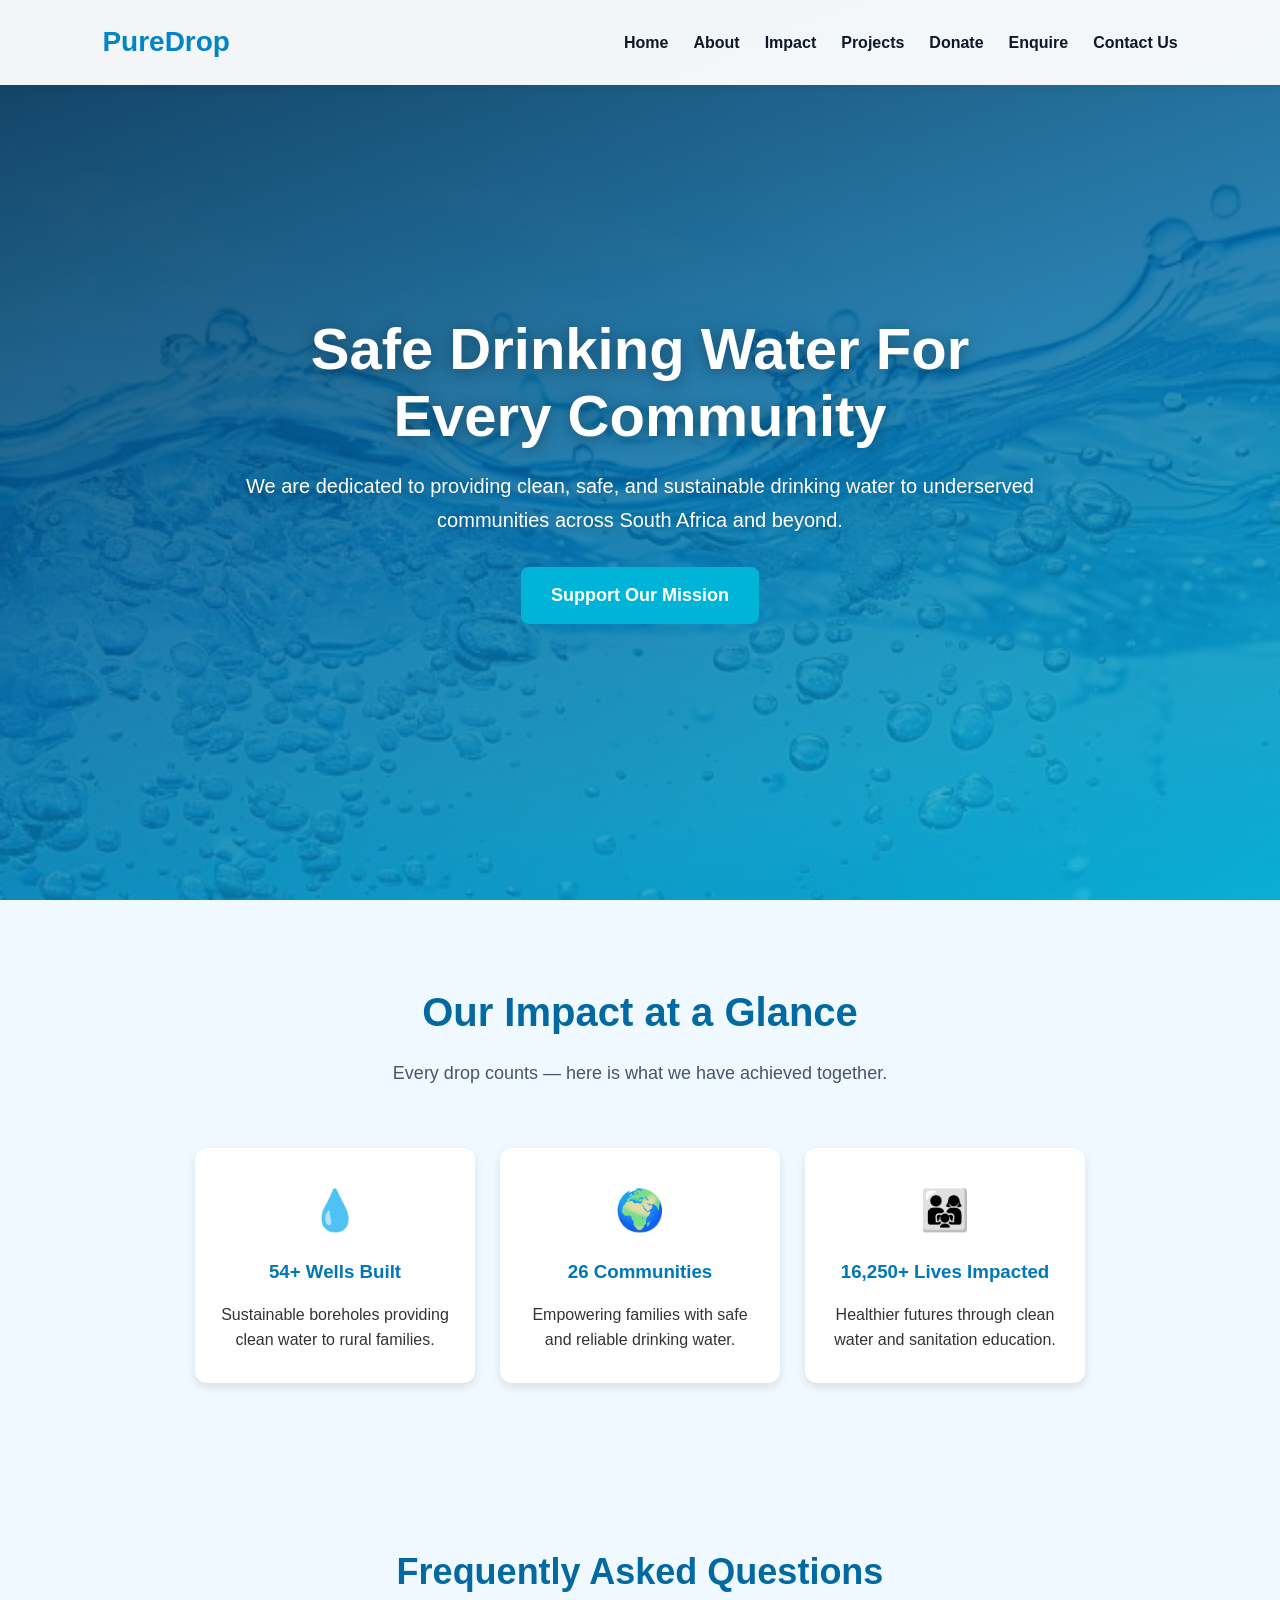
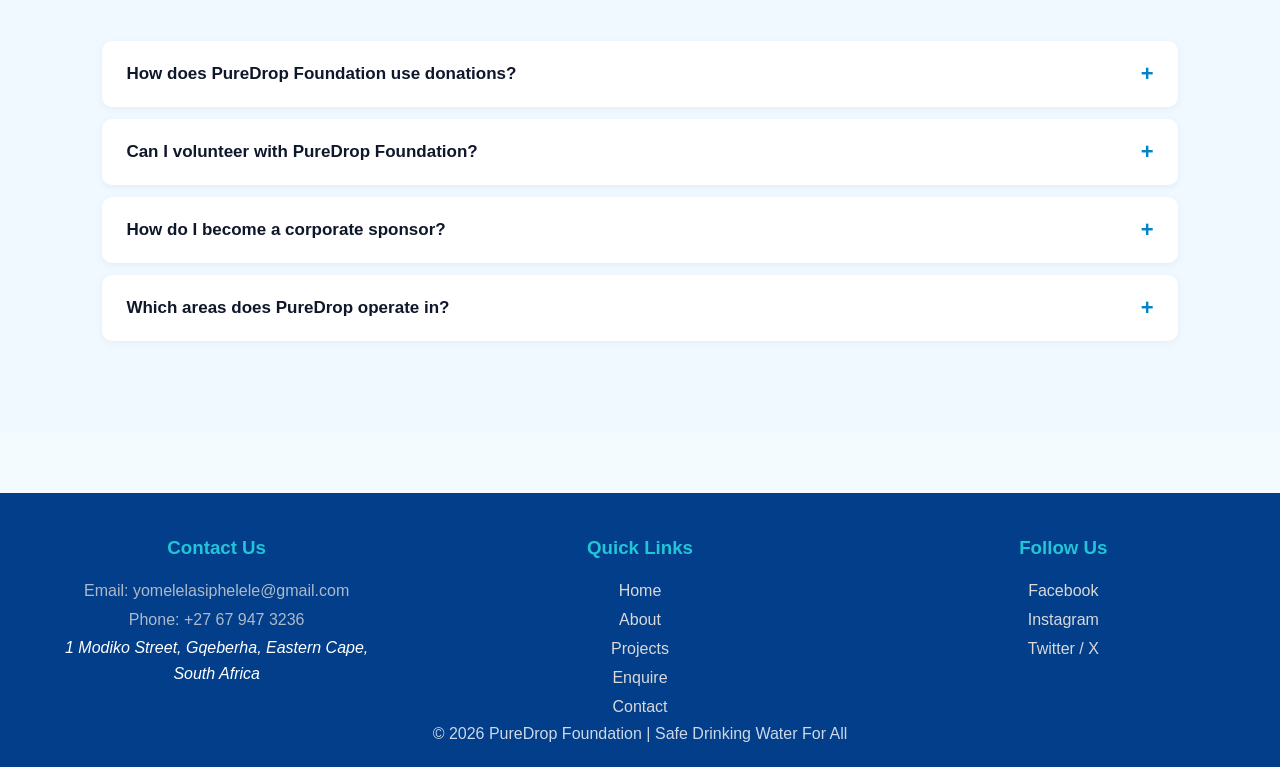
<file: puredrop_fixed/index.html>
<!DOCTYPE html>
<html lang="en">
<head>
  <meta charset="UTF-8" />
  <meta name="viewport" content="width=device-width, initial-scale=1.0"/>

  <!-- SEO: Title & Meta Description -->
  <title>PureDrop Foundation | Clean &amp; Safe Drinking Water for Communities</title>
  <meta name="description" content="PureDrop Foundation delivers clean, safe, and sustainable drinking water to underserved communities across South Africa. Donate, volunteer, or sponsor a project today.">
  <meta name="keywords" content="clean water, safe drinking water, South Africa, PureDrop Foundation, water charity, donate water, borehole installation, community water">
  <meta name="author" content="PureDrop Foundation">
  <meta name="robots" content="index, follow">

  <!-- Open Graph -->
  <meta property="og:title" content="PureDrop Foundation | Safe Drinking Water for Every Community">
  <meta property="og:description" content="Join PureDrop Foundation in providing sustainable water access to communities in need.">
  <meta property="og:type" content="website">
  <meta property="og:url" content="https://puredrop.org/Home.html">

  <!-- Canonical URL -->
  <link rel="canonical" href="https://puredrop.org/Home.html">

  <!-- CSS -->
  <link rel="stylesheet" href="./css/style.css">
</head>

<body>

  <!-- NAVIGATION -->
  <nav aria-label="Main navigation">
    <a href="Home.html" class="logo" aria-label="PureDrop Home">PureDrop</a>
    <ul>
      <li><a href="Home.html" aria-current="page">Home</a></li>
      <li><a href="About.html">About</a></li>
      <li><a href="Impact.html">Impact</a></li>
      <li><a href="Project.html">Projects</a></li>
      <li><a href="Donate.html">Donate</a></li>
      <li><a href="enquiry.html">Enquire</a></li>
      <li><a href="ContactUs.html">Contact Us</a></li>
    </ul>
  </nav>

  <!-- HERO -->
  <section class="hero" aria-label="Hero banner">
    <div class="hero-content">
      <h1>Safe Drinking Water For Every Community</h1>
      <p>
        We are dedicated to providing clean, safe, and sustainable drinking
        water to underserved communities across South Africa and beyond.
      </p>
      <a href="Donate.html" class="btn">Support Our Mission</a>
    </div>
  </section>

  <main>

    <!-- QUICK STATS -->
    <section aria-label="Impact statistics" style="padding:80px 8%;text-align:center;background:#f0f9ff;">
      <div class="section-title">
        <h2>Our Impact at a Glance</h2>
        <p>Every drop counts — here is what we have achieved together.</p>
      </div>
      <div class="cards">
        <div class="card">
          <div class="icon">💧</div>
          <h3><span data-count="120" data-suffix="+">0+</span> Wells Built</h3>
          <p>Sustainable boreholes providing clean water to rural families.</p>
        </div>
        <div class="card">
          <div class="icon">🌍</div>
          <h3><span data-count="35">0</span> Communities</h3>
          <p>Empowering families with safe and reliable drinking water.</p>
        </div>
        <div class="card">
          <div class="icon">👨‍👩‍👧</div>
          <h3><span data-count="50000" data-suffix="+">0+</span> Lives Impacted</h3>
          <p>Healthier futures through clean water and sanitation education.</p>
        </div>
      </div>
    </section>

    <!-- FAQ ACCORDION -->
    <section class="faq-section" aria-label="Frequently asked questions">
      <h2>Frequently Asked Questions</h2>

      <div class="faq-item">
        <button class="faq-question">How does PureDrop Foundation use donations?</button>
        <div class="faq-answer">
          <p>Every rand donated goes directly to water projects. Funds cover borehole installation, water tank procurement, community workshops, and volunteer coordination. We publish annual impact reports for full transparency.</p>
        </div>
      </div>

      <div class="faq-item">
        <button class="faq-question">Can I volunteer with PureDrop Foundation?</button>
        <div class="faq-answer">
          <p>Yes! We welcome volunteers for on-the-ground project work, educational workshops, and digital support roles. Visit our <a href="enquiry.html">Enquiry page</a> to register your interest.</p>
        </div>
      </div>

      <div class="faq-item">
        <button class="faq-question">How do I become a corporate sponsor?</button>
        <div class="faq-answer">
          <p>Corporate sponsorships start from R50 000 per year and include branding on project sites, co-branded reports, and a dedicated impact update. Use our <a href="enquiry.html">Enquiry form</a> to start the conversation.</p>
        </div>
      </div>

      <div class="faq-item">
        <button class="faq-question">Which areas does PureDrop operate in?</button>
        <div class="faq-answer">
          <p>We currently work across the Eastern Cape, Northern Cape, KwaZulu-Natal, and Limpopo. We are expanding to other provinces — see our <a href="Project.html">Projects</a> page for a full map.</p>
        </div>
      </div>

    </section>

  </main>

  <!-- FOOTER -->
  <footer class="footer">
    <div class="footer-container">
      <div class="footer-section">
        <h3>Contact Us</h3>
        <p>Email: <a href="mailto:info@puredrop.com">yomelelasiphelele@gmail.com</a></p>
        <p>Phone: <a href="tel:+27679473236">+27 67 947 3236</a></p>
        <address>1 Modiko Street, Gqeberha, Eastern Cape,<br>South Africa</address>
      </div>
      <div class="footer-section">
        <h3>Quick Links</h3>
        <ul>
          <li><a href="Home.html">Home</a></li>
          <li><a href="About.html">About</a></li>
          <li><a href="Project.html">Projects</a></li>
          <li><a href="enquiry.html">Enquire</a></li>
          <li><a href="ContactUs.html">Contact</a></li>
        </ul>
      </div>
      <div class="footer-section">
        <h3>Follow Us</h3>
        <a href="https://facebook.com" target="_blank" rel="noopener">Facebook</a><br>
        <a href="https://instagram.com" target="_blank" rel="noopener">Instagram</a><br>
        <a href="https://x.com" target="_blank" rel="noopener">Twitter / X</a>
      </div>
    </div>
    <p>© 2026 PureDrop Foundation | Safe Drinking Water For All</p>
  </footer>

  <!-- JS -->
  <script src="./js/main.js"></script>

</body>
</html>
</file>
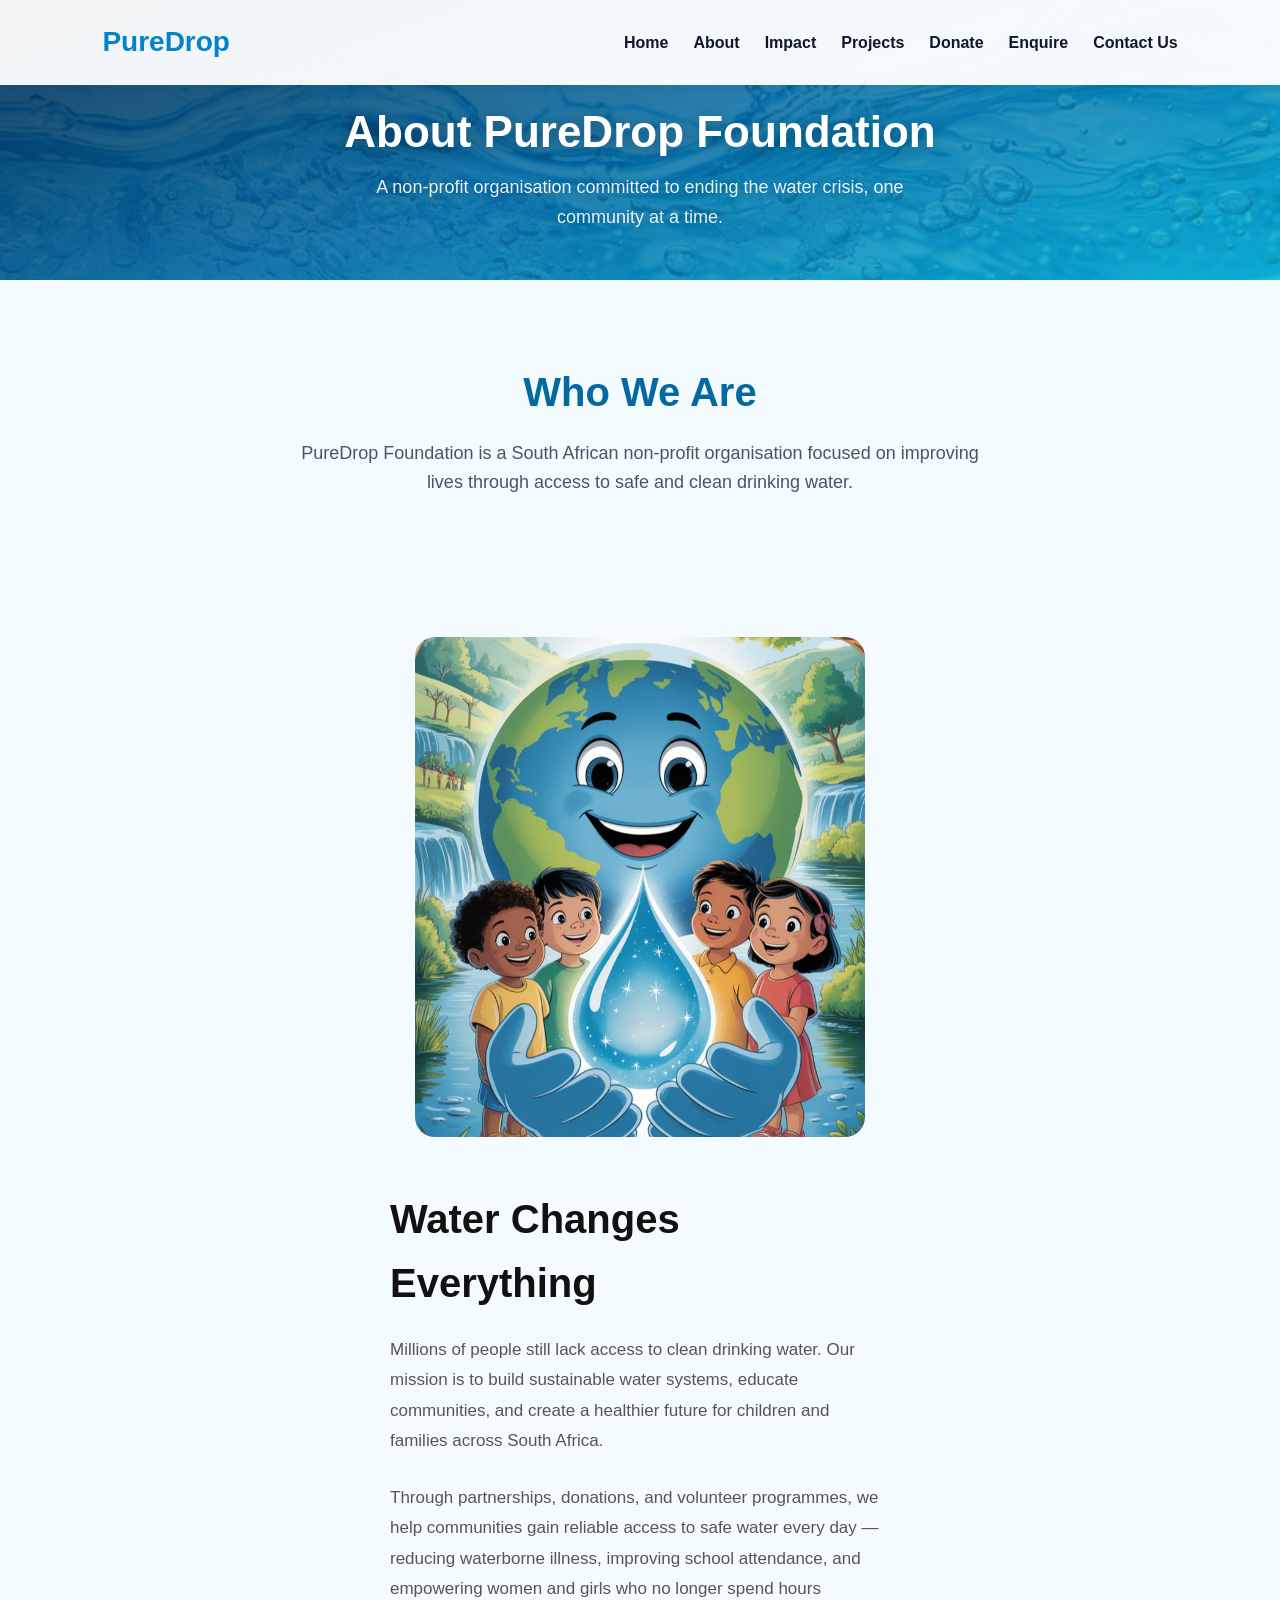
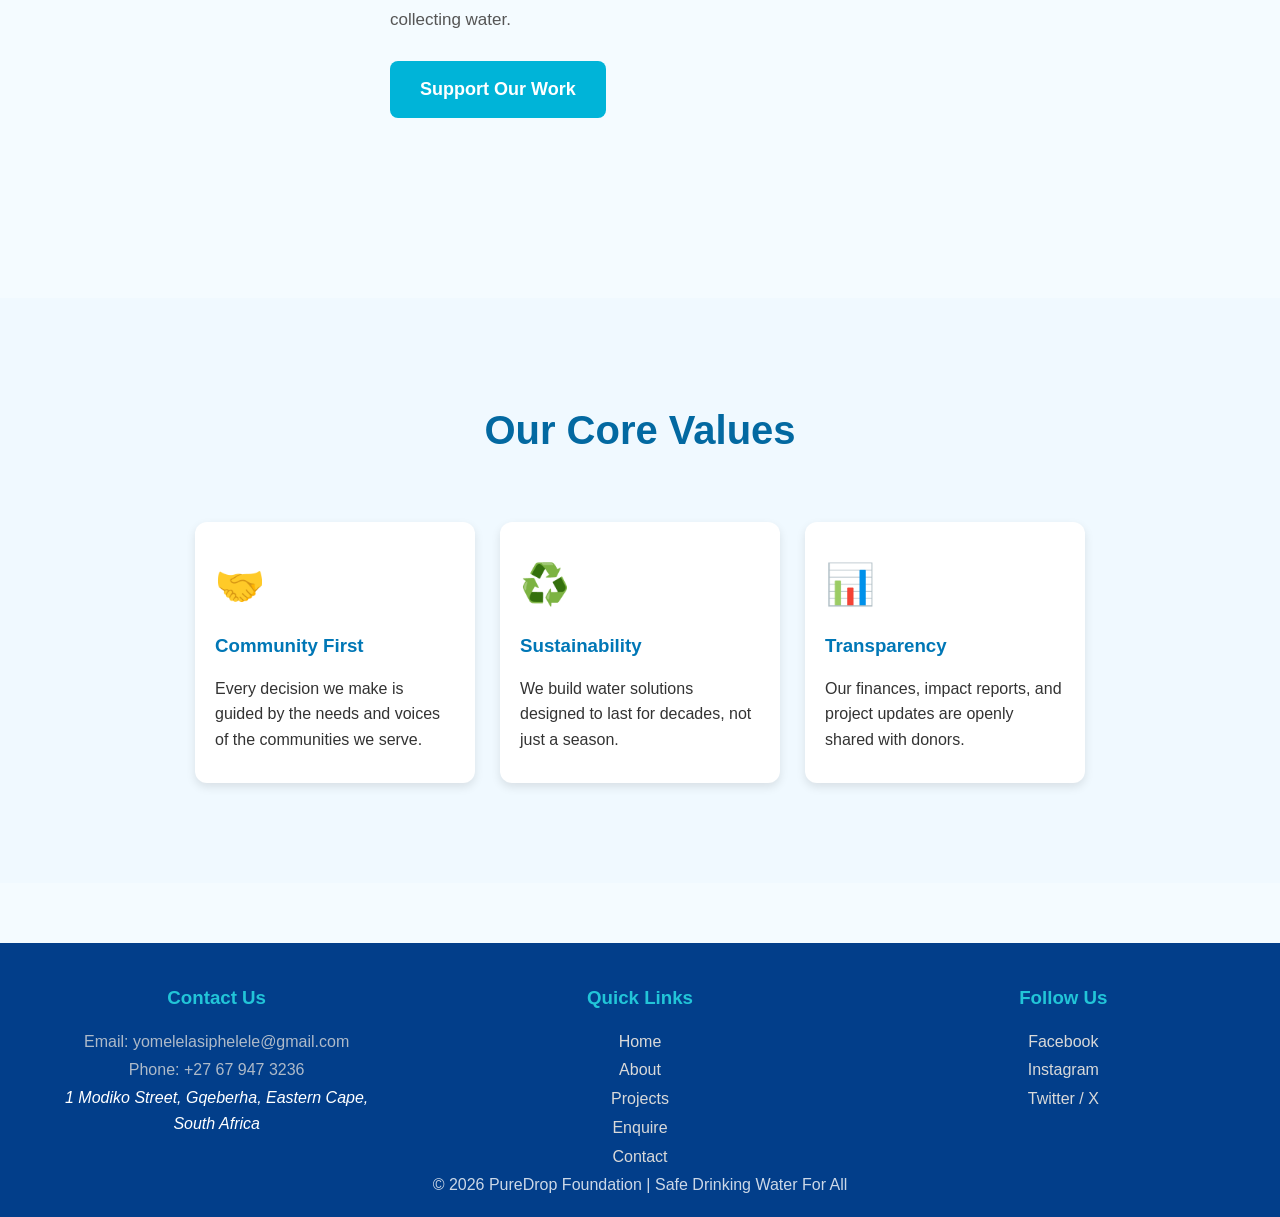
<file: puredrop_fixed/About.html>
<!DOCTYPE html>
<html lang="en">
<head>
  <meta charset="UTF-8" />
  <meta name="viewport" content="width=device-width, initial-scale=1.0"/>
  <title>About Us | PureDrop Foundation – Our Mission &amp; Story</title>
  <meta name="description" content="Learn about PureDrop Foundation, our mission to deliver safe drinking water across South Africa, our team, and how we make a lasting difference in underserved communities.">
  <meta name="keywords" content="about PureDrop Foundation, water charity South Africa, non-profit water access, community development">
  <meta name="robots" content="index, follow">
  <link rel="canonical" href="https://puredrop.org/About.html">
  <link rel="stylesheet" href="./css/style.css">
</head>
<body>

  <nav aria-label="Main navigation">
    <a href="Home.html" class="logo">PureDrop</a>
    <ul>
      <li><a href="index.html">Home</a></li>
      <li><a href="About.html" aria-current="page">About</a></li>
      <li><a href="Impact.html">Impact</a></li>
      <li><a href="Project.html">Projects</a></li>
      <li><a href="Donate.html">Donate</a></li>
      <li><a href="enquiry.html">Enquire</a></li>
      <li><a href="ContactUs.html">Contact Us</a></li>
    </ul>
  </nav>

  <!-- HERO -->
  <section class="hero hero-short" aria-label="About page hero">
    <div class="hero-content">
      <h1>About PureDrop Foundation</h1>
      <p>A non-profit organisation committed to ending the water crisis, one community at a time.</p>
    </div>
  </section>

  <main>

    <!-- WHO WE ARE -->
    <section aria-label="Who we are" style="padding-top:80px;">
      <div class="section-title">
        <h2>Who We Are</h2>
        <p>
          PureDrop Foundation is a South African non-profit organisation focused on improving
          lives through access to safe and clean drinking water.
        </p>
      </div>

      <div class="about">
        <img
          src="images/Clean water 5.jpg"
          alt="Community members accessing clean water from a PureDrop Foundation borehole"
          width="450" height="500"
          loading="lazy"
        >
        <div class="about-text">
          <h3>Water Changes Everything</h3>
          <p>
            Millions of people still lack access to clean drinking water.
            Our mission is to build sustainable water systems, educate communities,
            and create a healthier future for children and families across South Africa.
          </p>
          <br>
          <p>
            Through partnerships, donations, and volunteer programmes, we help
            communities gain reliable access to safe water every day —
            reducing waterborne illness, improving school attendance, and
            empowering women and girls who no longer spend hours collecting water.
          </p>
          <br>
          <a href="Donate.html" class="btn">Support Our Work</a>
        </div>
      </div>
    </section>

    <!-- VALUES -->
    <section aria-label="Our values" style="background:#f0f9ff;">
      <div class="section-title">
        <h2>Our Core Values</h2>
      </div>
      <div class="cards">
        <div class="card">
          <div class="icon">🤝</div>
          <h3>Community First</h3>
          <p>Every decision we make is guided by the needs and voices of the communities we serve.</p>
        </div>
        <div class="card">
          <div class="icon">♻️</div>
          <h3>Sustainability</h3>
          <p>We build water solutions designed to last for decades, not just a season.</p>
        </div>
        <div class="card">
          <div class="icon">📊</div>
          <h3>Transparency</h3>
          <p>Our finances, impact reports, and project updates are openly shared with donors.</p>
        </div>
      </div>
    </section>

  </main>

  <footer class="footer">
    <div class="footer-container">
      <div class="footer-section">
        <h3>Contact Us</h3>
        <p>Email: <a href="mailto:info@puredrop.com">yomelelasiphelele@gmail.com</a></p>
        <p>Phone: <a href="tel:+27679473236">+27 67 947 3236</a></p>
        <address>1 Modiko Street, Gqeberha, Eastern Cape,<br>South Africa</address>
      </div>
      <div class="footer-section">
        <h3>Quick Links</h3>
        <ul>
          <li><a href="Home.html">Home</a></li>
          <li><a href="About.html">About</a></li>
          <li><a href="Project.html">Projects</a></li>
          <li><a href="enquiry.html">Enquire</a></li>
          <li><a href="ContactUs.html">Contact</a></li>
        </ul>
      </div>
      <div class="footer-section">
        <h3>Follow Us</h3>
        <a href="https://facebook.com" target="_blank" rel="noopener">Facebook</a><br>
        <a href="https://instagram.com" target="_blank" rel="noopener">Instagram</a><br>
        <a href="https://x.com" target="_blank" rel="noopener">Twitter / X</a>
      </div>
    </div>
    <p>© 2026 PureDrop Foundation | Safe Drinking Water For All</p>
  </footer>

  <script src="./js/main.js"></script>
</body>
</html>
</file>
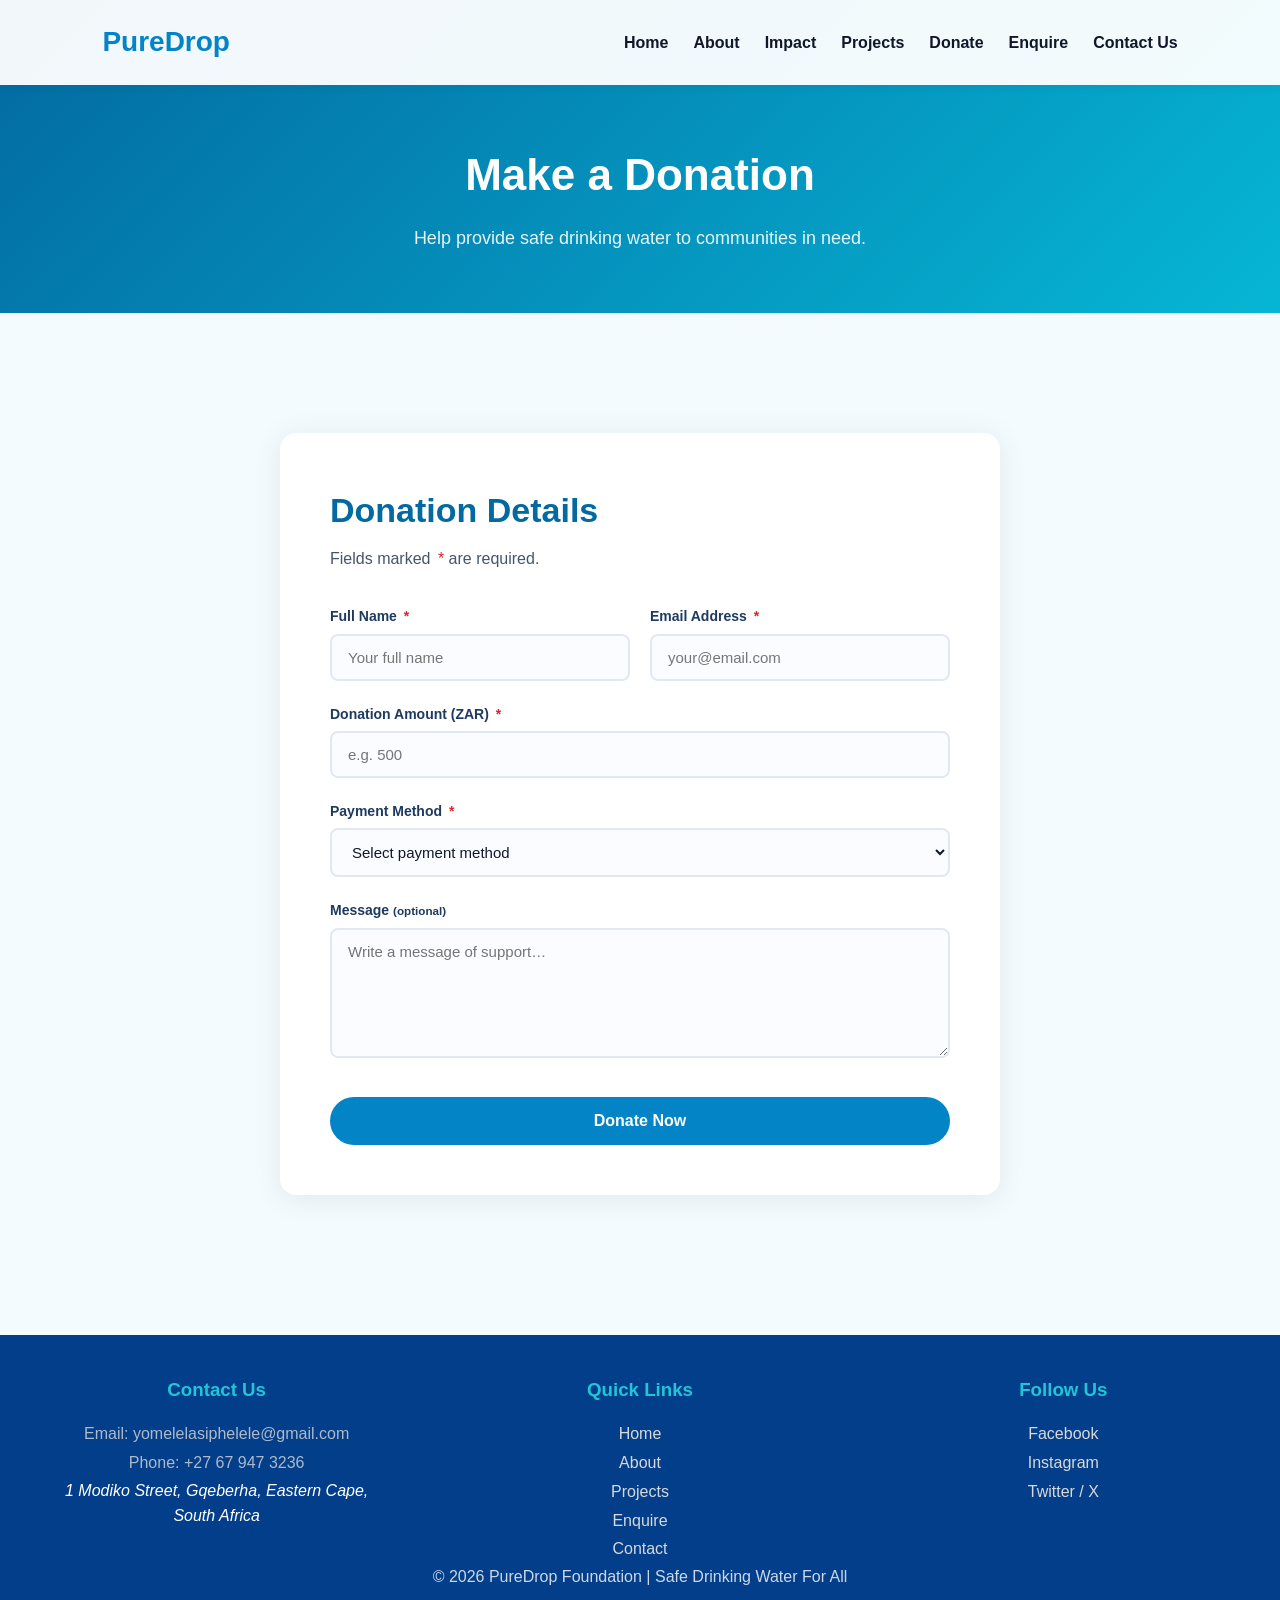
<file: puredrop_fixed/Form.html>
<!DOCTYPE html>
<html lang="en">
<head>
  <meta charset="UTF-8" />
  <meta name="viewport" content="width=device-width, initial-scale=1.0"/>
  <title>Donation Form | PureDrop Foundation</title>
  <meta name="description" content="Donate to PureDrop Foundation. Complete the donation form to support safe drinking water projects across South Africa.">
  <meta name="robots" content="noindex">
  <link rel="stylesheet" href="./css/style.css">
</head>
<body>

  <nav aria-label="Main navigation">
    <a href="Home.html" class="logo">PureDrop</a>
    <ul>
      <li><a href="Home.html">Home</a></li>
      <li><a href="About.html">About</a></li>
      <li><a href="Impact.html">Impact</a></li>
      <li><a href="Project.html">Projects</a></li>
      <li><a href="Donate.html" aria-current="page">Donate</a></li>
      <li><a href="enquiry.html">Enquire</a></li>
      <li><a href="ContactUs.html">Contact Us</a></li>
    </ul>
  </nav>

  <header class="page-header">
    <h1>Make a Donation</h1>
    <p>Help provide safe drinking water to communities in need.</p>
  </header>

  <main>
    <section class="form-page">

      <div class="form-card">
        <h1>Donation Details</h1>
        <p>Fields marked <span class="req" aria-hidden="true">*</span> are required.</p>

        <form id="donation-form" action="#" method="post" novalidate>

          <div class="form-row">
            <div class="form-group">
              <label for="dn-name">Full Name <span class="req">*</span></label>
              <input type="text" id="dn-name" name="name" placeholder="Your full name" required autocomplete="name">
            </div>
            <div class="form-group">
              <label for="dn-email">Email Address <span class="req">*</span></label>
              <input type="email" id="dn-email" name="email" placeholder="your@email.com" required autocomplete="email">
            </div>
          </div>

          <div class="form-group">
            <label for="dn-amount">Donation Amount (ZAR) <span class="req">*</span></label>
            <input type="number" id="dn-amount" name="amount" placeholder="e.g. 500" min="10" required>
          </div>

          <div class="form-group">
            <label for="dn-method">Payment Method <span class="req">*</span></label>
            <select id="dn-method" name="payment_method" required>
              <option value="">Select payment method</option>
              <option value="Credit Card">Credit Card</option>
              <option value="Debit Card">Debit Card</option>
              <option value="Bank Transfer">Bank Transfer</option>
              <option value="PayPal">PayPal</option>
            </select>
          </div>

          <div class="form-group">
            <label for="dn-message">Message <small>(optional)</small></label>
            <textarea id="dn-message" name="message" rows="4" placeholder="Write a message of support…"></textarea>
          </div>

          <button type="submit" class="form-submit">Donate Now</button>

        </form>

        <div id="donation-feedback" style="display:none;" aria-live="polite"></div>

      </div>

    </section>
  </main>

  <footer class="footer">
    <div class="footer-container">
      <div class="footer-section">
        <h3>Contact Us</h3>
        <p>Email: <a href="mailto:info@puredrop.com">yomelelasiphelele@gmail.com</a></p>
        <p>Phone: <a href="tel:+27679473236">+27 67 947 3236</a></p>
        <address>1 Modiko Street, Gqeberha, Eastern Cape,<br>South Africa</address>
      </div>
      <div class="footer-section">
        <h3>Quick Links</h3>
        <ul>
          <li><a href="Home.html">Home</a></li>
          <li><a href="About.html">About</a></li>
          <li><a href="Project.html">Projects</a></li>
          <li><a href="enquiry.html">Enquire</a></li>
          <li><a href="ContactUs.html">Contact</a></li>
        </ul>
      </div>
      <div class="footer-section">
        <h3>Follow Us</h3>
        <a href="https://facebook.com" target="_blank" rel="noopener">Facebook</a><br>
        <a href="https://instagram.com" target="_blank" rel="noopener">Instagram</a><br>
        <a href="https://x.com" target="_blank" rel="noopener">Twitter / X</a>
      </div>
    </div>
    <p>© 2026 PureDrop Foundation | Safe Drinking Water For All</p>
  </footer>

  
</body>
</html>
</file>
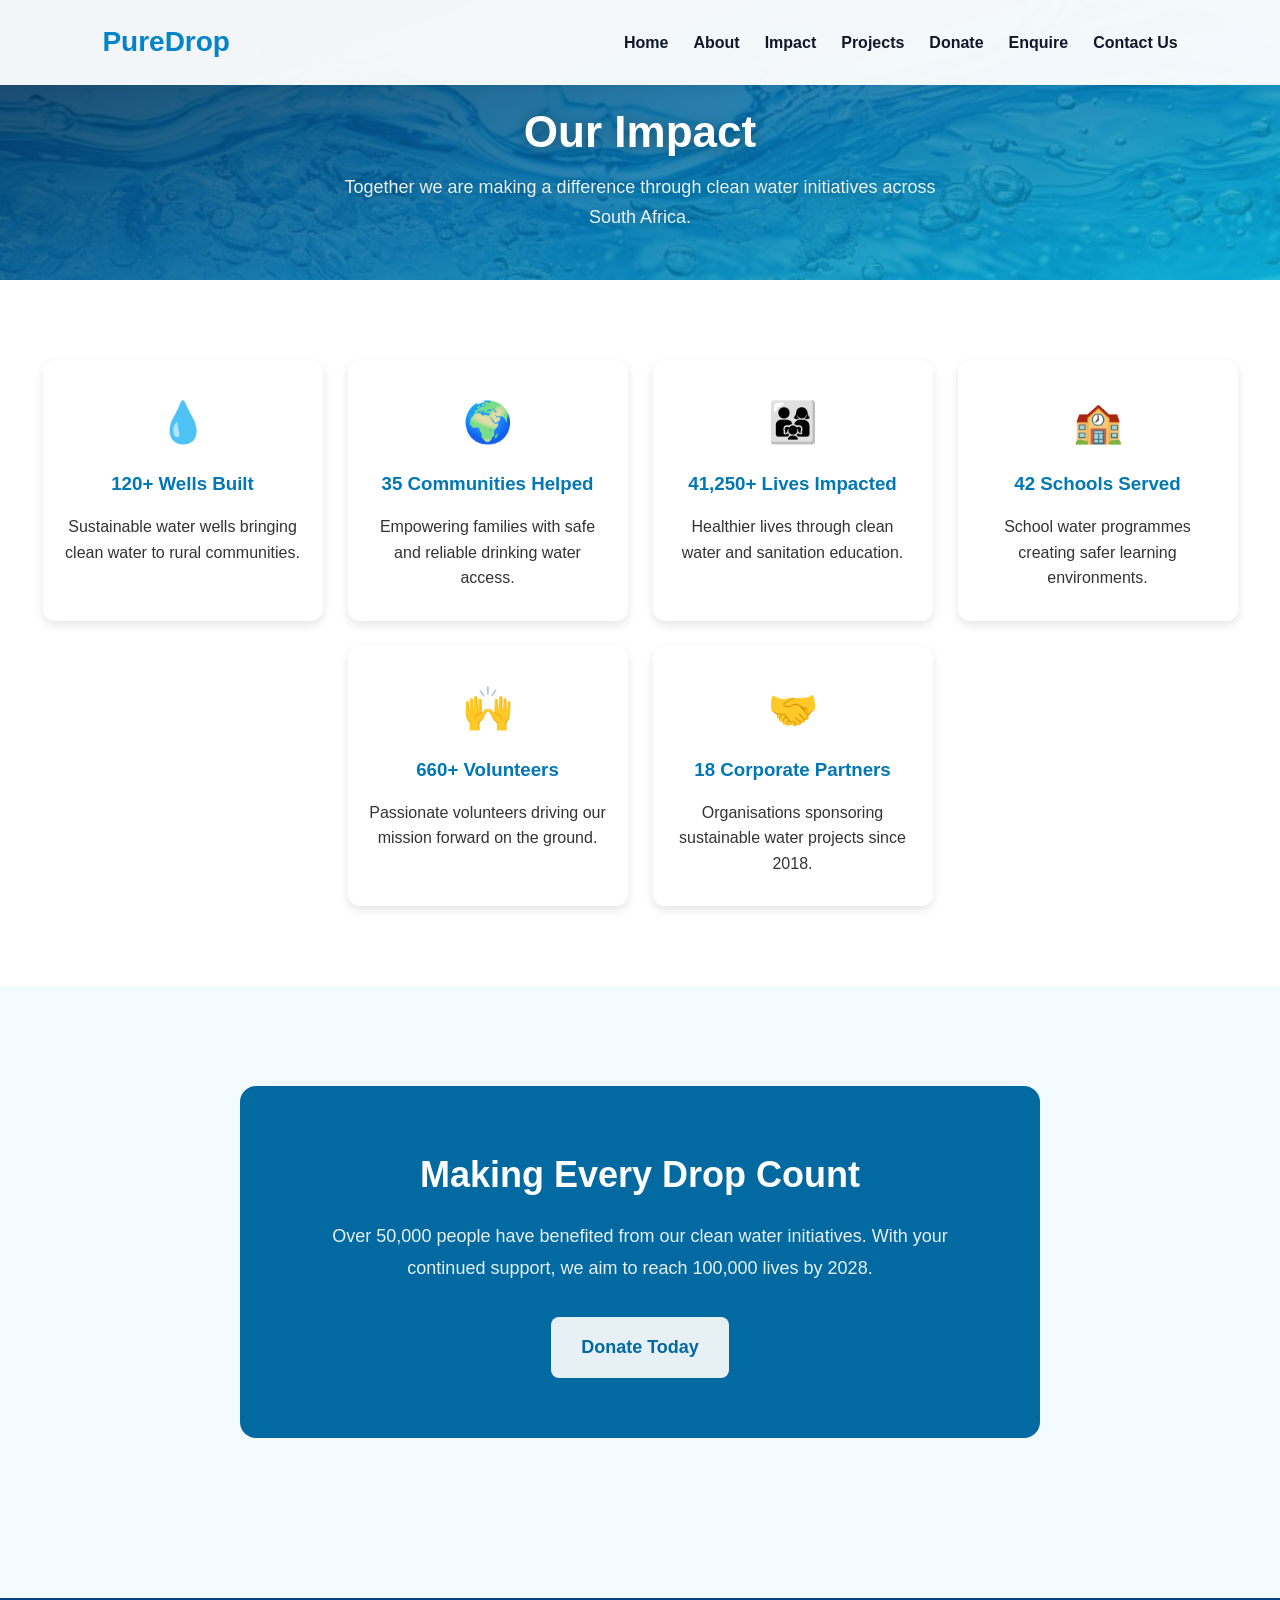
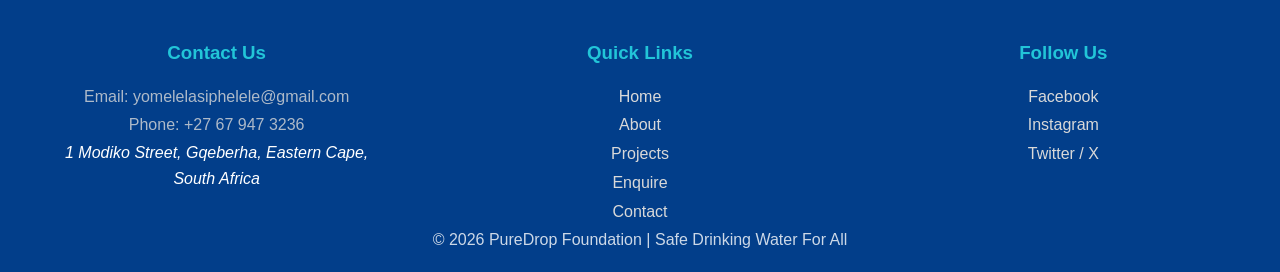
<file: puredrop_fixed/Impact.html>
<!DOCTYPE html>
<html lang="en">
<head>
  <meta charset="UTF-8" />
  <meta name="viewport" content="width=device-width, initial-scale=1.0"/>
  <title>Our Impact | PureDrop Foundation – Lives Changed by Clean Water</title>
  <meta name="description" content="See the real-world impact of PureDrop Foundation: 120+ wells built, 35 communities helped, 50,000+ lives improved through clean water access in South Africa.">
  <meta name="keywords" content="water impact, clean water statistics, PureDrop Foundation impact, South Africa water access, community development results">
  <meta name="robots" content="index, follow">
  <link rel="canonical" href="https://puredrop.org/Impact.html">
  <link rel="stylesheet" href="./css/style.css">
</head>
<body>

  <nav aria-label="Main navigation">
    <a href="Home.html" class="logo">PureDrop</a>
    <ul>
      <li><a href="Home.html">Home</a></li>
      <li><a href="About.html">About</a></li>
      <li><a href="Impact.html" aria-current="page">Impact</a></li>
      <li><a href="Project.html">Projects</a></li>
      <li><a href="Donate.html">Donate</a></li>
      <li><a href="enquiry.html">Enquire</a></li>
      <li><a href="ContactUs.html">Contact Us</a></li>
    </ul>
  </nav>

  <!-- HERO -->
  <section class="hero hero-short" aria-label="Impact page hero">
    <div class="hero-content">
      <h1>Our Impact</h1>
      <p>Together we are making a difference through clean water initiatives across South Africa.</p>
    </div>
  </section>

  <main>

    <!-- STATS CARDS with animated counters -->
    <section class="impact" aria-label="Impact statistics">
      <div class="cards">
        <div class="card">
          <div class="icon">💧</div>
          <h3><span data-count="120" data-suffix="+">0</span> Wells Built</h3>
          <p>Sustainable water wells bringing clean water to rural communities.</p>
        </div>
        <div class="card">
          <div class="icon">🌍</div>
          <h3><span data-count="35">0</span> Communities Helped</h3>
          <p>Empowering families with safe and reliable drinking water access.</p>
        </div>
        <div class="card">
          <div class="icon">👨‍👩‍👧</div>
          <h3><span data-count="50000" data-suffix="+">0</span> Lives Impacted</h3>
          <p>Healthier lives through clean water and sanitation education.</p>
        </div>
        <div class="card">
          <div class="icon">🏫</div>
          <h3><span data-count="42">0</span> Schools Served</h3>
          <p>School water programmes creating safer learning environments.</p>
        </div>
        <div class="card">
          <div class="icon">🙌</div>
          <h3><span data-count="800" data-suffix="+">0</span> Volunteers</h3>
          <p>Passionate volunteers driving our mission forward on the ground.</p>
        </div>
        <div class="card">
          <div class="icon">🤝</div>
          <h3><span data-count="18">0</span> Corporate Partners</h3>
          <p>Organisations sponsoring sustainable water projects since 2018.</p>
        </div>
      </div>
    </section>

    <!-- IMPACT STATEMENT -->
    <section aria-label="Impact statement">
      <div class="impact-box" style="background:#0369a1;color:white;border-radius:16px;padding:60px;text-align:center;max-width:800px;margin:0 auto;">
        <h2 style="color:white;font-size:36px;margin-bottom:16px;">Making Every Drop Count</h2>
        <p style="font-size:18px;opacity:0.9;line-height:1.8;">
          Over 50,000 people have benefited from our clean water initiatives.
          With your continued support, we aim to reach 100,000 lives by 2028.
          <br><br>
          <a href="Donate.html" class="btn" style="background:white;color:#0369a1;">Donate Today</a>
        </p>
      </div>
    </section>

  </main>

  <footer class="footer">
    <div class="footer-container">
      <div class="footer-section">
        <h3>Contact Us</h3>
        <p>Email: <a href="mailto:info@puredrop.com">yomelelasiphelele@gmail.com</a></p>
        <p>Phone: <a href="tel:+27679473236">+27 67 947 3236</a></p>
        <address>1 Modiko Street, Gqeberha, Eastern Cape,<br>South Africa</address>
      </div>
      <div class="footer-section">
        <h3>Quick Links</h3>
        <ul>
          <li><a href="Home.html">Home</a></li>
          <li><a href="About.html">About</a></li>
          <li><a href="Project.html">Projects</a></li>
          <li><a href="enquiry.html">Enquire</a></li>
          <li><a href="ContactUs.html">Contact</a></li>
        </ul>
      </div>
      <div class="footer-section">
        <h3>Follow Us</h3>
        <a href="https://facebook.com" target="_blank" rel="noopener">Facebook</a><br>
        <a href="https://instagram.com" target="_blank" rel="noopener">Instagram</a><br>
        <a href="https://x.com" target="_blank" rel="noopener">Twitter / X</a>
      </div>
    </div>
    <p>© 2026 PureDrop Foundation | Safe Drinking Water For All</p>
  </footer>

  <script src="./js/main.js"></script>
</body>
</html>
</file>
<file: puredrop_fixed/css/style.css>
/* RESET */
*{
  margin:0;
  padding:0;
  box-sizing:border-box;
  font-family:Arial, Helvetica, sans-serif;
}

body{
  background:#f4fbff;
  color:#083344;
  line-height:1.6;
}

/* NAVBAR */
nav{
  display:flex;
  justify-content:space-between;
  align-items:center;
  padding:20px 8%;
  background:rgba(255,255,255,0.95);
  position:fixed;
  width:100%;
  top:0;
  z-index:1000;
  box-shadow:0 2px 10px rgba(0,0,0,0.05);
}

.logo{
  font-size:28px;
  font-weight:bold;
  color:#0284c7;
}

nav ul{
  display:flex;
  list-style:none;
  gap:25px;
}

nav a{
  text-decoration:none;
  color:#0f172a;
  font-weight:600;
  transition:0.3s;
}

nav a:hover{
  color:#0284c7;
}

/* HERO */
.hero{
    min-height:100vh;

    /* Rich gradient fallback — works with OR without the image */
    background:
      linear-gradient(160deg, rgba(2,45,80,0.92) 0%, rgba(3,105,161,0.85) 50%, rgba(6,182,212,0.80) 100%),
      url("../images/wwater.jpg");

    background-size: cover;
    background-position: center;

    display:flex;
    align-items:center;
    justify-content:center;
    text-align:center;

    /* Top padding pushes content below the fixed navbar (≈80px tall) */
    padding: 100px 30px 60px;
    color:white;
}

.hero-content{
  max-width:820px;
  width:100%;
}

.hero-content h1,
.hero-content h2{
  font-size: clamp(32px, 5.5vw, 58px); /* scales on all screens */
  margin-bottom:20px;
  line-height:1.15;
  text-shadow: 0 2px 16px rgba(0,0,0,0.35);
  word-break: break-word;
}

.hero-content p{
  font-size: clamp(16px, 2.2vw, 20px);
  margin-bottom:30px;
  line-height:1.7;
  text-shadow: 0 1px 8px rgba(0,0,0,0.25);
}

/* BUTTON */
.btn{
  display:inline-block;
  padding:15px 35px;
  background:#06b6d4;
  color:white;
  text-decoration:none;
  border-radius:40px;
  font-weight:bold;
  transition:0.3s;
}

.btn:hover{
  background:#0891b2;
  transform:translateY(-3px);
}

/* SECTIONS */
section{
  padding:100px 8%;
}

.section-title{
  text-align:center;
  margin-bottom:60px;
}

.section-title h2{
  font-size:40px;
  color:#0369a1;
  margin-bottom:15px;
}

.section-title p{
  color:#475569;
  max-width:700px;
  margin:auto;
}

/* ABOUT */
/* ABOUT SECTION */
.about{
    display: flex;
    align-items: center;
    justify-content: center;
    gap: 50px;
    padding: 80px 10%;
    flex-wrap: wrap;
}

/* IMAGE */
.about img{
    width: 450px;
    height: 500px;
    object-fit: cover;
    border-radius: 20px;
    display: block;
}

/* TEXT NEXT TO IMAGE */
.about-text{
    width: 500px;
}

/* HEADING */
.about-text h3{
    font-size: 40px;
    margin-bottom: 20px;
    color: #111;
}

/* PARAGRAPHS */
.about-text p{
    font-size: 17px;
    line-height: 1.8;
    color: #555;
}

/* PROJECTS */
.projects{
  padding:100px 8%;
}

.gallery{
  display:grid;
  grid-template-columns:repeat(auto-fit,minmax(280px,1fr));
  gap:30px;
}

.card{
  background: #333;
  border-radius:20px;
  overflow:hidden;
  box-shadow:0 10px 20px rgba(0,0,0,0.06);
  transition:0.3s;
}

.card:hover{
  transform:translateY(-10px);
}

.card img{
  width:100%;
  height:230px;
  object-fit:cover;
}

.card-content{
  padding:25px;
}

.card-content h3{
  margin-bottom:15px;
  color:#0284c7;
}

.card-content p{
  color:#475569;
}

/* IMPACT SECTION */
.impact {
  background:  white;
  color: black;
  text-align: center;
  padding: 80px 20px;
}

.section-title h2 {
  font-size: 40px;
  margin-bottom: 15px;
}

.section-title p {
  max-width: 700px;
  margin: 0 auto 50px;
  font-size: 18px;
}

.cards {
  display: flex;
  justify-content: center;
  gap: 25px;
  flex-wrap: wrap;
}

.card {
  background: white;
  color: #333;
  padding: 30px 20px;
  border-radius: 12px;
  width: 280px;
  box-shadow: 0 4px 10px rgba(0,0,0,0.1);
}

.icon {
  font-size: 40px;
  margin-bottom: 15px;
}

.card h3 {
  margin-bottom: 15px;
  color: #0077b6;
}

.card p {
  font-size: 16px;
  line-height: 1.6;
}

/* DONATION FORM */
.donation-container{
  width:100%;
  max-width:500px;
  margin:auto;
}

.form-box{
  background:white;
  padding:40px;
  border-radius:20px;
  box-shadow:0 10px 30px rgba(0,0,0,0.15);
}

.form-box h1{
  text-align:center;
  color:#0284c7;
  margin-bottom:10px;
}

.form-box p{
  text-align:center;
  color:#555;
  margin-bottom:30px;
}

.input-group{
  margin-bottom:20px;
}

.input-group label{
  display:block;
  margin-bottom:8px;
  font-weight:bold;
  color:#0f172a;
}

.input-group input,
.input-group select,
.input-group textarea{
  width:100%;
  padding:14px;
  border:1px solid #cbd5e1;
  border-radius:10px;
  font-size:16px;
  outline:none;
  transition:0.3s;
}

.input-group input:focus,
.input-group select:focus,
.input-group textarea:focus{
  border-color:#06b6d4;
  box-shadow:0 0 8px rgba(6,182,212,0.3);
}

/* BUTTON */
button{
  width:100%;
  padding:15px;
  border:none;
  border-radius:12px;
  background:#06b6d4;
  color:white;
  font-size:18px;
  font-weight:bold;
  cursor:pointer;
  transition:0.3s;
}

button:hover{
  background:#0891b2;
  transform:translateY(-2px);
}

/* FOOTER */
footer{
  background:#082f49;
  color:white;
  text-align:center;
  padding:30px;
  margin-top:60px;
}

footer p{
  opacity:0.8;
}

/* RESPONSIVE */
@media(max-width:768px){

  nav{
    flex-direction:column;
    gap:15px;
  }

  nav ul{
    flex-wrap:wrap;
    justify-content:center;
  }

  .hero-content h1,
  .hero-content h2{
    font-size:38px;
  }

  .hero-content p{
    font-size:16px;
  }

  .section-title h2{
    font-size:32px;
  }

  .form-box{
    padding:30px 20px;
  }
}
/* DONATE SECTION */
.donate-section {
  background: #023e8a;
  padding: 80px 20px;
  text-align: center;
}

.donate {
  max-width: 700px;
  margin: 0 auto;
  color:black;
}

.donate h2 {
  font-size: 42px;
  margin-bottom: 20px;
}

.donate p {
  font-size: 18px;
  line-height: 1.7;
  margin-bottom: 30px;
}

/* BUTTON */
.btn {
  display: inline-block;
  background: #00b4d8;
  color: white;
  text-decoration: none;
  padding: 14px 30px;
  border-radius: 8px;
  font-size: 18px;
  font-weight: bold;
  transition: 0.3s ease;
}

.btn:hover {
  background: #0096c7;
  transform: translateY(-3px);
}
/* PAGE LAYOUT */
html, body {
  height: 100%;
  margin: 0;
}

body {
  display: flex;
  flex-direction: column;
  font-family: Arial, sans-serif;
}

/* MAIN CONTENT */
main {
  flex: 1;
}

/* STICKY FOOTER */
footer {
  background: #023e8a;
  color: white;
  text-align: center;
  padding: 20px;
}
/* FOOTER STYLING */
.footer {
  background: #023e8a;
  color: white;
  padding: 40px 20px 20px;
}

.footer-container {
  display: flex;
  justify-content: space-between;
  flex-wrap: wrap;
  gap: 30px;
}

.footer-section {
  flex: 1;
  min-width: 220px;
}

.footer-section h3 {
  margin-bottom: 15px;
  color: #22c5d8;
}

.footer-section p,
.footer-section a {
  color: #d9d9d9;
  text-decoration: none;
  line-height: 1.8;
}

.footer-section a:hover {
  color: #22c5d8;
}

.footer-section ul {
  list-style: none;
  padding: 0;
}

.footer-bottom {
  text-align: center;
  margin-top: 30px;
  border-top: 1px solid #2b3a55;
  padding-top: 15px;
  font-size: 14px;
}
/* CONTACT SECTION */
.contact{
    background: #f5f9fc;
    padding: 80px 10%;
    display: flex;
    justify-content: center;
    align-items: center;
}

/* CONTAINER */
.contact-container{
    background: white;
    padding: 50px;
    border-radius: 20px;
    width: 100%;
    max-width: 700px;
    box-shadow: 0 5px 20px rgba(0,0,0,0.1);
}

/* HEADING */
.contact-container h2{
    font-size: 42px;
    color: #0e4d92;
    margin-bottom: 15px;
    text-align: center;
}

/* PARAGRAPH */
.contact-container p{
    text-align: center;
    color: #555;
    margin-bottom: 35px;
    line-height: 1.7;
}

/* FORM */
.contact-container form{
    display: flex;
    flex-direction: column;
    gap: 20px;
}

/* INPUTS */
.contact-container input,
.contact-container textarea{
    width: 100%;
    padding: 15px;
    border: 1px solid #ccc;
    border-radius: 10px;
    font-size: 16px;
    outline: none;
    transition: 0.3s;
}

/* INPUT FOCUS */
.contact-container input:focus,
.contact-container textarea:focus{
    border-color: #22c5d8;
    box-shadow: 0 0 8px rgba(34,197,216,0.3);
}

/* BUTTON */
.contact-container button{
    background: #22c5d8;
    color: white;
    border: none;
    padding: 15px;
    border-radius: 10px;
    font-size: 18px;
    cursor: pointer;
    transition: 0.3s;
}

/* BUTTON HOVER */
.contact-container button:hover{
    background: #0e7b8c;
}
/* =============================================
   PART 3 ADDITIONS
   ============================================= */

/* ── Mobile nav ── */
.burger {
  display: none;
  background: none;
  border: none;
  font-size: 26px;
  cursor: pointer;
  color: #0284c7;
}

@media (max-width: 768px) {
  .burger { display: block; }
  nav ul {
    display: none;
    flex-direction: column;
    position: absolute;
    top: 70px;
    left: 0;
    width: 100%;
    background: white;
    padding: 20px 8%;
    gap: 15px;
    box-shadow: 0 4px 10px rgba(0,0,0,0.1);
  }
  nav ul.nav-open { display: flex; }
}

/* ── Scroll reveal ── */
.pre-reveal {
  opacity: 0;
  transform: translateY(30px);
  transition: opacity 0.6s ease, transform 0.6s ease;
}
.pre-reveal.reveal {
  opacity: 1;
  transform: translateY(0);
}

/* ── Lightbox ── */
#lightbox {
  display: none;
  position: fixed;
  inset: 0;
  background: rgba(0,0,0,0.88);
  z-index: 9999;
  align-items: center;
  justify-content: center;
  flex-direction: column;
  gap: 15px;
}
#lightbox.lb-active { display: flex; }
#lightbox #lb-img {
  max-width: 85vw;
  max-height: 75vh;
  border-radius: 8px;
  object-fit: contain;
}
#lightbox #lb-caption {
  color: #e2e8f0;
  font-size: 16px;
}
#lb-close {
  position: absolute;
  top: 20px;
  right: 28px;
  background: none;
  border: none;
  color: white;
  font-size: 36px;
  cursor: pointer;
}
#lb-prev, #lb-next {
  position: absolute;
  top: 50%;
  transform: translateY(-50%);
  background: rgba(255,255,255,0.15);
  border: none;
  color: white;
  font-size: 28px;
  padding: 12px 18px;
  cursor: pointer;
  border-radius: 6px;
  transition: background 0.2s;
}
#lb-prev { left: 20px; }
#lb-next { right: 20px; }
#lb-prev:hover, #lb-next:hover { background: rgba(255,255,255,0.3); }

/* ── Search bar ── */
.search-wrap {
  text-align: center;
  margin-bottom: 40px;
}
.search-wrap input {
  width: min(500px, 90%);
  padding: 14px 20px;
  border: 2px solid #bae6fd;
  border-radius: 40px;
  font-size: 16px;
  outline: none;
  transition: border-color 0.3s;
}
.search-wrap input:focus { border-color: #0284c7; }

/* ── FAQ / Accordion ── */
.faq-section { padding: 80px 8%; background: #f0f9ff; }
.faq-section h2 { text-align: center; font-size: 36px; color: #0369a1; margin-bottom: 40px; }
.faq-item {
  background: white;
  border-radius: 10px;
  margin-bottom: 12px;
  box-shadow: 0 2px 8px rgba(0,0,0,0.05);
  overflow: hidden;
}
.faq-question {
  width: 100%;
  background: none;
  border: none;
  padding: 20px 24px;
  text-align: left;
  font-size: 17px;
  font-weight: 600;
  color: #0f172a;
  cursor: pointer;
  display: flex;
  justify-content: space-between;
  align-items: center;
  transition: background 0.2s;
}
.faq-question:hover { background: #f0f9ff; }
.faq-question::after { content: "+"; font-size: 22px; color: #0284c7; }
.faq-item.open .faq-question::after { content: "−"; }
.faq-answer {
  max-height: 0;
  overflow: hidden;
  transition: max-height 0.4s ease;
  padding: 0 24px;
  color: #475569;
  line-height: 1.7;
}
.faq-item.open .faq-answer { padding-bottom: 20px; }

/* ── Map ── */
#map {
  height: 420px;
  border-radius: 14px;
  margin: 40px 0;
  z-index: 1;
}

/* ── Forms – shared ── */
.form-page {
  padding: 120px 8% 80px;
  min-height: 100vh;
}
.form-card {
  background: white;
  border-radius: 16px;
  padding: 50px;
  max-width: 720px;
  margin: 0 auto;
  box-shadow: 0 4px 30px rgba(0,0,0,0.08);
}
.form-card h1 { font-size: 34px; color: #0369a1; margin-bottom: 8px; }
.form-card > p { color: #475569; margin-bottom: 34px; }

.form-group {
  margin-bottom: 22px;
  position: relative;
}
.form-group label {
  display: block;
  font-weight: 600;
  color: #1e3a5f;
  margin-bottom: 6px;
  font-size: 14px;
}
.form-group input,
.form-group select,
.form-group textarea {
  width: 100%;
  padding: 13px 16px;
  border: 2px solid #e2e8f0;
  border-radius: 8px;
  font-size: 15px;
  color: #0f172a;
  transition: border-color 0.25s;
  outline: none;
  background: #fafcff;
}
.form-group input:focus,
.form-group select:focus,
.form-group textarea:focus { border-color: #0284c7; }
.form-group textarea { resize: vertical; min-height: 130px; }

.input-error { border-color: #dc2626 !important; }
.error-msg {
  display: block;
  color: #dc2626;
  font-size: 13px;
  margin-top: 4px;
}
.char-counter {
  text-align: right;
  font-size: 12px;
  color: #64748b;
  margin-top: 4px;
}

.form-row { display: grid; grid-template-columns: 1fr 1fr; gap: 20px; }
@media (max-width: 580px) { .form-row { grid-template-columns: 1fr; } }

.form-submit {
  display: inline-block;
  padding: 15px 40px;
  background: #0284c7;
  color: white;
  border: none;
  border-radius: 40px;
  font-size: 16px;
  font-weight: 700;
  cursor: pointer;
  transition: background 0.3s, transform 0.2s;
  width: 100%;
  margin-top: 10px;
}
.form-submit:hover { background: #0369a1; transform: translateY(-2px); }

/* ── Summary box ── */
.summary-box {
  background: #f0fdf4;
  border: 2px solid #86efac;
  border-radius: 12px;
  padding: 30px;
  margin-top: 30px;
  line-height: 1.8;
}
.summary-box h3 { color: #166534; font-size: 22px; margin-bottom: 12px; }
.summary-box a { color: #0284c7; }
.summary-table { width: 100%; border-collapse: collapse; margin: 12px 0; }
.summary-table th, .summary-table td { padding: 8px 12px; text-align: left; border-bottom: 1px solid #d1fae5; }
.summary-table th { width: 40%; color: #166534; font-weight: 600; }

/* ── Page header ── */
/* Shorter hero banner for inner pages */
.hero.hero-short {
  min-height: 280px;
  padding: 120px 30px 60px;
}

.hero.hero-short .hero-content h1 {
  font-size: clamp(26px, 4vw, 44px);
  margin-bottom: 14px;
}

.hero.hero-short .hero-content p {
  font-size: clamp(15px, 1.8vw, 18px);
  margin-bottom: 0;
  opacity: 0.9;
  max-width: 600px;
  margin-left: auto;
  margin-right: auto;
}

.page-header {
  background: linear-gradient(135deg, #0369a1, #06b6d4);
  color: white;
  text-align: center;
  padding: 140px 8% 60px;
}
.page-header h1 { font-size: 44px; margin-bottom: 14px; }
.page-header p { font-size: 18px; opacity: 0.9; max-width: 600px; margin: 0 auto; }

/* ── Optional: required asterisk ── */
.req { color: #dc2626; margin-left: 3px; }

/* ── Donate page cards ── */
.donate-cards { display:grid; grid-template-columns: repeat(auto-fit, minmax(220px,1fr)); gap:24px; margin-top:40px; }
.donate-card { background:white; border-radius:14px; padding:30px; text-align:center; box-shadow:0 2px 12px rgba(0,0,0,0.07); }
.donate-card .amount { font-size:36px; font-weight:800; color:#0284c7; margin:10px 0; }
</file>
